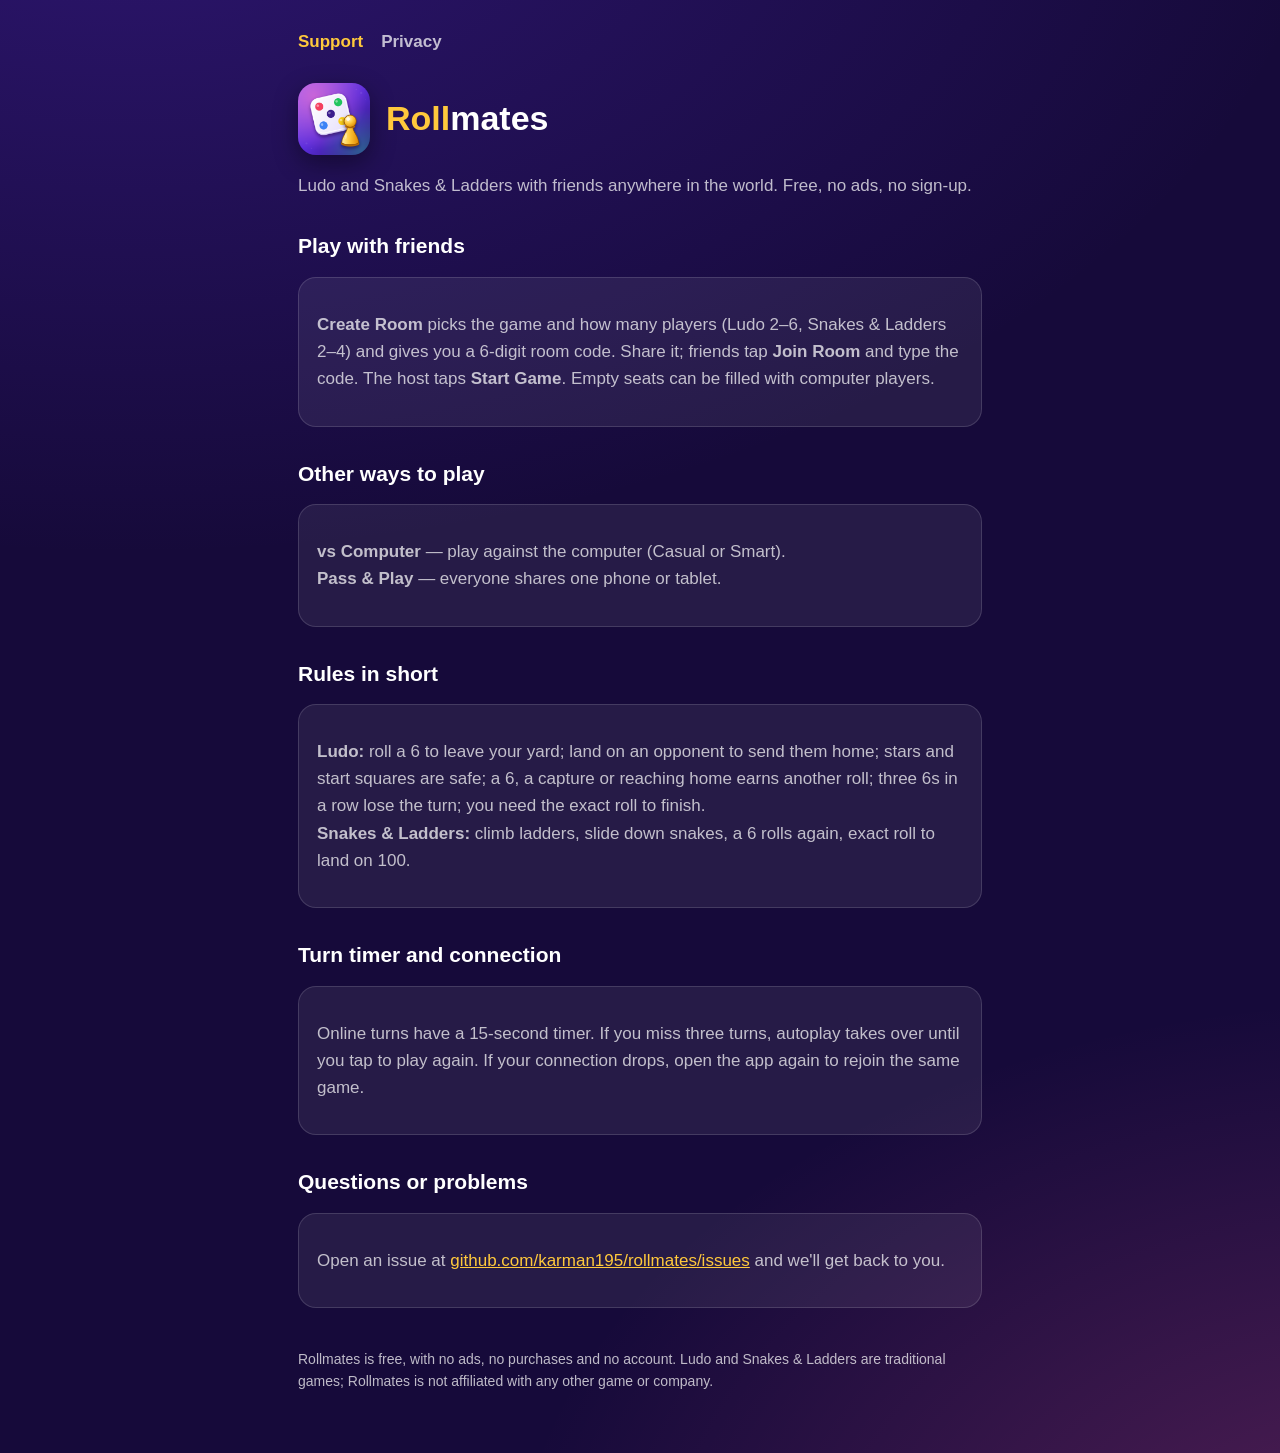
<file: index.html>
<!doctype html>
<html lang="en"><head><meta charset="utf-8"><meta name="viewport" content="width=device-width,initial-scale=1">
<title>Rollmates — Support</title><link rel="stylesheet" href="style.css"></head><body><main>
<nav><a href="./" aria-current="page">Support</a><a href="privacy.html">Privacy</a></nav>
<header><img src="icon.png" alt="Rollmates icon"><h1><span>Roll</span>mates</h1></header>
<p>Ludo and Snakes &amp; Ladders with friends anywhere in the world. Free, no ads, no sign-up.</p>
<h2>Play with friends</h2>
<div class="card"><p><b>Create Room</b> picks the game and how many players (Ludo 2–6, Snakes &amp; Ladders 2–4) and gives you a 6-digit room code. Share it; friends tap <b>Join Room</b> and type the code. The host taps <b>Start Game</b>. Empty seats can be filled with computer players.</p></div>
<h2>Other ways to play</h2>
<div class="card"><p><b>vs Computer</b> — play against the computer (Casual or Smart).<br><b>Pass &amp; Play</b> — everyone shares one phone or tablet.</p></div>
<h2>Rules in short</h2>
<div class="card"><p><b>Ludo:</b> roll a 6 to leave your yard; land on an opponent to send them home; stars and start squares are safe; a 6, a capture or reaching home earns another roll; three 6s in a row lose the turn; you need the exact roll to finish.<br><b>Snakes &amp; Ladders:</b> climb ladders, slide down snakes, a 6 rolls again, exact roll to land on 100.</p></div>
<h2>Turn timer and connection</h2>
<div class="card"><p>Online turns have a 15-second timer. If you miss three turns, autoplay takes over until you tap to play again. If your connection drops, open the app again to rejoin the same game.</p></div>
<h2>Questions or problems</h2>
<div class="card"><p>Open an issue at <a href="https://github.com/karman195/rollmates/issues">github.com/karman195/rollmates/issues</a> and we'll get back to you.</p></div>
<footer>Rollmates is free, with no ads, no purchases and no account. Ludo and Snakes &amp; Ladders are traditional games; Rollmates is not affiliated with any other game or company.</footer>
</main></body></html>
</file>
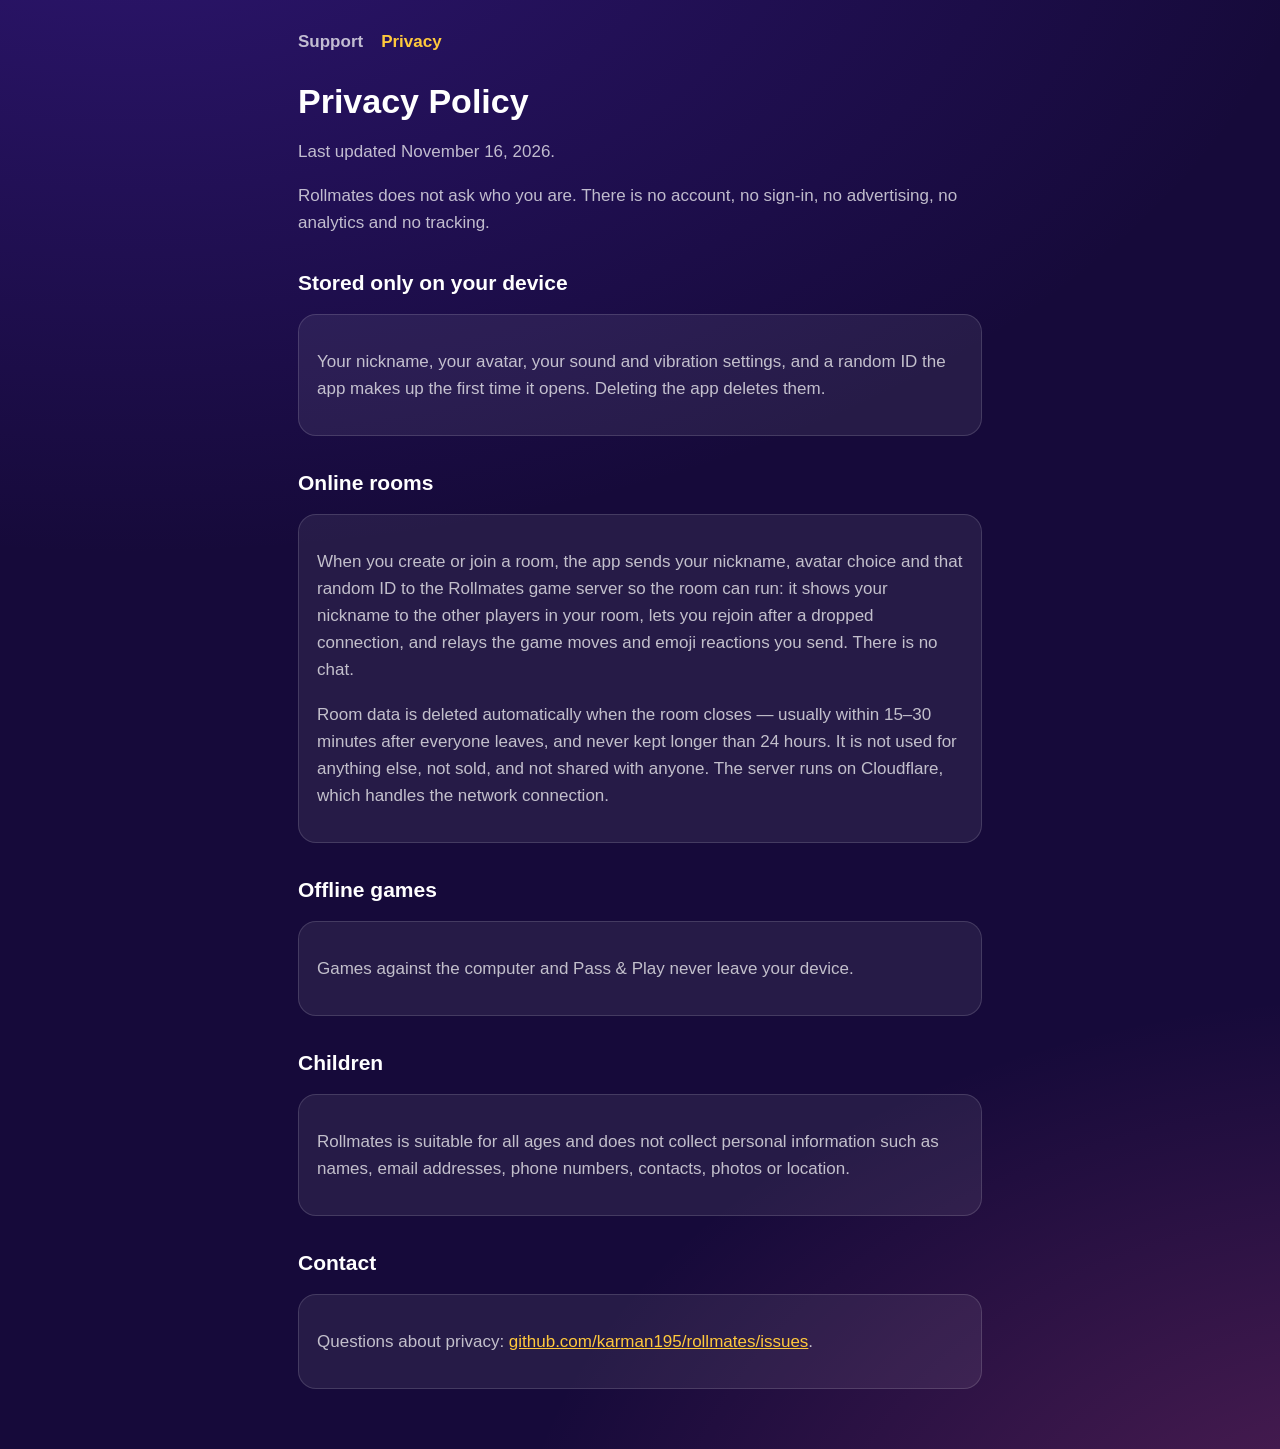
<file: privacy.html>
<!doctype html>
<html lang="en"><head><meta charset="utf-8"><meta name="viewport" content="width=device-width,initial-scale=1">
<title>Rollmates — Privacy</title><link rel="stylesheet" href="style.css"></head><body><main>
<nav><a href="./">Support</a><a href="privacy.html" aria-current="page">Privacy</a></nav>
<h1>Privacy Policy</h1>
<p>Last updated November 16, 2026.</p>
<p>Rollmates does not ask who you are. There is no account, no sign-in, no advertising, no analytics and no tracking.</p>
<h2>Stored only on your device</h2>
<div class="card"><p>Your nickname, your avatar, your sound and vibration settings, and a random ID the app makes up the first time it opens. Deleting the app deletes them.</p></div>
<h2>Online rooms</h2>
<div class="card"><p>When you create or join a room, the app sends your nickname, avatar choice and that random ID to the Rollmates game server so the room can run: it shows your nickname to the other players in your room, lets you rejoin after a dropped connection, and relays the game moves and emoji reactions you send. There is no chat.</p>
<p>Room data is deleted automatically when the room closes — usually within 15–30 minutes after everyone leaves, and never kept longer than 24 hours. It is not used for anything else, not sold, and not shared with anyone. The server runs on Cloudflare, which handles the network connection.</p></div>
<h2>Offline games</h2>
<div class="card"><p>Games against the computer and Pass &amp; Play never leave your device.</p></div>
<h2>Children</h2>
<div class="card"><p>Rollmates is suitable for all ages and does not collect personal information such as names, email addresses, phone numbers, contacts, photos or location.</p></div>
<h2>Contact</h2>
<div class="card"><p>Questions about privacy: <a href="https://github.com/karman195/rollmates/issues">github.com/karman195/rollmates/issues</a>.</p></div>
</main></body></html>
</file>
<file: style.css>
:root{--bg:#160a3a;--panel:rgba(255,255,255,.07);--line:rgba(255,255,255,.14);--text:#fff;--dim:rgba(255,255,255,.72);--gold:#ffc93c}
*{box-sizing:border-box}
body{margin:0;background:radial-gradient(1200px 700px at 10% -10%,#5b2ddb55,transparent),radial-gradient(900px 600px at 110% 110%,#ff5da244,transparent),var(--bg);color:var(--text);font:17px/1.6 -apple-system,BlinkMacSystemFont,"Segoe UI",Roboto,sans-serif;min-height:100vh}
main{max-width:720px;margin:0 auto;padding:28px 18px 60px}
nav{display:flex;gap:18px;margin-bottom:28px}
nav a{color:var(--dim);text-decoration:none;font-weight:600}
nav a[aria-current=page]{color:var(--gold)}
header{display:flex;align-items:center;gap:16px;margin-bottom:8px}
header img{width:72px;height:72px;border-radius:18px;box-shadow:0 8px 24px #0006}
h1{margin:0;font-size:34px;line-height:1.1}
h1 span{color:var(--gold)}
h2{margin:30px 0 8px;font-size:21px}
p,li{color:var(--dim)}
.card{background:var(--panel);border:1px solid var(--line);border-radius:18px;padding:16px 18px;margin-top:14px}
a{color:var(--gold)}
footer{margin-top:40px;color:var(--dim);font-size:14px}
</file>
